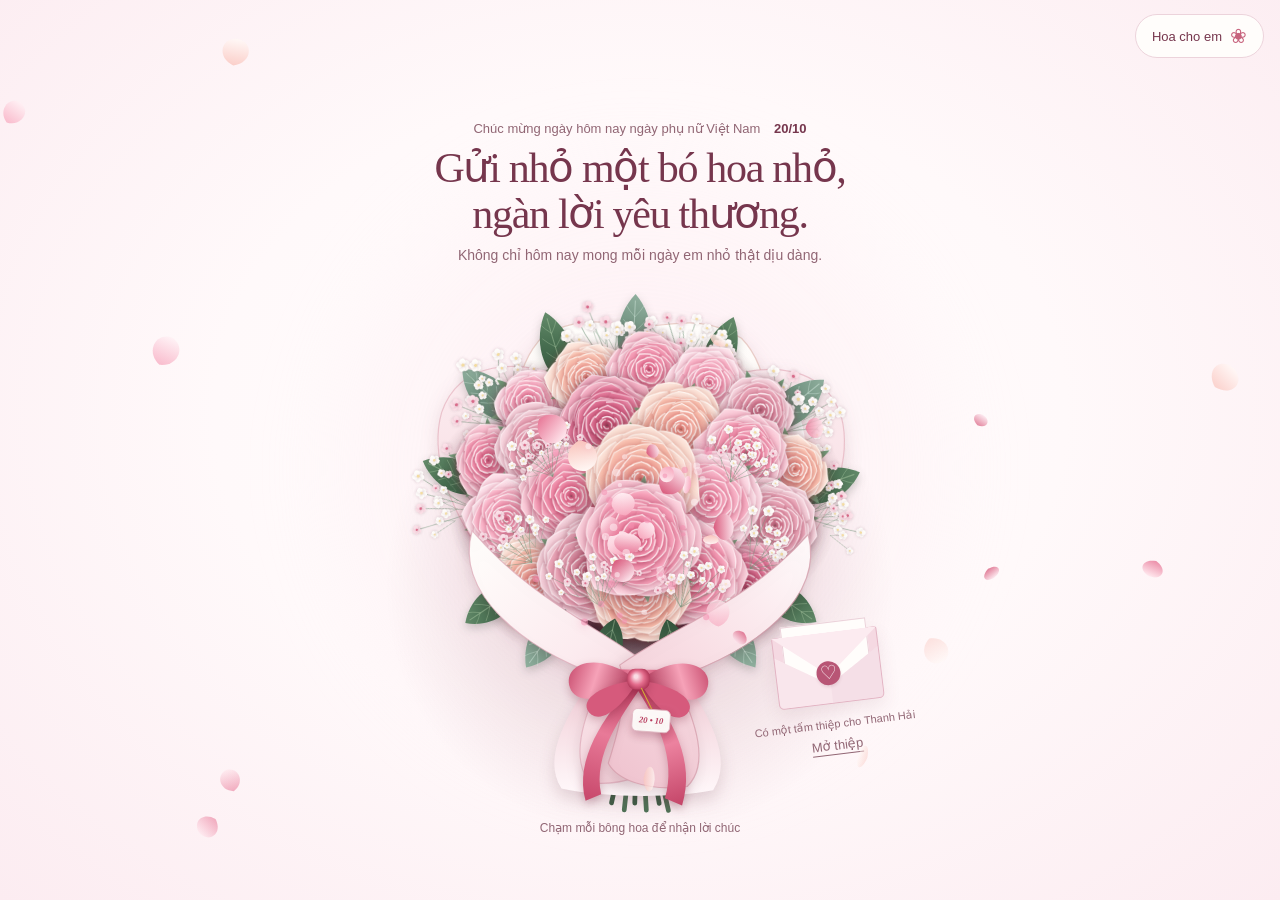
<file: index.html>
<!DOCTYPE html>
<html lang="vi">
<head>
  <meta charset="UTF-8">
  <meta name="viewport" content="width=device-width, initial-scale=1.0">
  <meta name="theme-color" content="#fff8fa">
  <meta name="description" content="^^.">
  <title>^^</title>

  <link rel="stylesheet" href="./style.css">

  <script src="./script.js" defer></script>
  <script src="./card.js" defer></script>
</head>

<body>
  <main>
    <a class="garden-link" href="./garden.html">
      Hoa cho em
      <span aria-hidden="true">❀</span>
    </a>

    <canvas id="ambientPetalsCanvas" aria-hidden="true"></canvas>

    <header class="greeting">
      <p class="occasion">
        Chúc mừng ngày hôm nay ngày phụ nữ Việt Nam <span>20/10</span>
      </p>

      <h1>Gửi nhỏ một bó hoa nhỏ,<br> ngàn lời yêu thương.</h1>

      <p class="greeting-caption">
        Không chỉ hôm nay mong mỗi ngày em nhỏ thật dịu dàng.
      </p>
    </header>

    <div class="gift-layout">
      <section
        class="scene-column"
        aria-label="Hoa và những lời chúc 20/10"
      >
        <div class="gift-visuals">
          <div class="bouquet-composition">
            <div
              id="bouquetStageWrapper"
              role="button"
              tabindex="0"
              aria-label="Bó hoa hồng. Nhấn Enter để nhận lời chúc; dùng phím mũi tên để chọn bông hoa."
              aria-describedby="bouquetHint"
            >
              <canvas id="bouquetCanvas" aria-hidden="true"></canvas>
            </div>

            <button
              class="envelope-button"
              id="openCard"
              type="button"
              aria-haspopup="dialog"
              aria-controls="greetingCard"
              aria-expanded="false"
              hidden
            >
              <span class="envelope" aria-hidden="true">
                <span class="envelope-letter">Gửi bạn</span>
                <span class="envelope-seal">♡</span>
              </span>

              <span class="envelope-caption">
                Có một tấm thiệp cho Thanh Hải

              <span class="envelope-action">Mở thiệp</span>
            </button>
          </div>
        </div>

        <footer class="scene-footer">
          <p id="bouquetHint" class="bouquet-hint">
            Chạm mỗi bông hoa để nhận lời chúc
          </p>

          <p
            id="roseWish"
            class="rose-wish"
            role="status"
            aria-live="polite"
            aria-atomic="true"
          ></p>
        </footer>
      </section>

      <!-- Thiệp chúc mừng 20/10 -->
      <dialog
        id="greetingCard"
        class="card-dialog"
        aria-labelledby="cardTitle"
      >
        <div class="letter-paper">
          <button
            class="close-button"
            id="closeCard"
            type="button"
            aria-label="Đóng thiệp"
          >×</button>

          <div id="cardReading">
            <div class="letter-date" aria-label="Ngày 20 tháng 10">
              <span>20</span>
              <span class="date-stem" aria-hidden="true"></span>
              <span>10</span>
            </div>

            <p class="letter-recipient">
              Gửi <span id="cardRecipient">bạn</span>,
            </p>

            <h2 id="cardTitle">
              Chúc em một ngày<br>thật nhiều hạnh phúc.
            </h2>

            <div class="letter-flower" aria-hidden="true">❀</div>

            <p id="cardMessage" class="letter-message"></p>

            <div class="letter-signoff">
              <p>Với thật nhiều thương mến,</p>
              <p id="cardSender" class="letter-signature"></p>
            </div>

            <div class="letter-fold" aria-hidden="true"></div>
          </div>

          <p
            id="cardStatus"
            class="card-status"
            role="status"
            aria-live="polite"
          ></p>
        </div>
      </dialog>
    </div>

    <noscript>
      <p class="noscript-message">
        Bật JavaScript để ngắm hoa nở và mở thiệp 20/10 nhé.
      </p>
    </noscript>
  </main>

  <!-- Hiệu ứng trang trí bổ sung -->
  <script src="./enhancements.js"></script>

  <!-- Hiển thị lời chúc khi chọn bông hoa -->
  <script>
    document.addEventListener('bouquet:rose', function (event) {
      const roseWish = document.getElementById('roseWish');
      const message = event.detail && event.detail.message;

      if (!roseWish || !message) return;

      roseWish.textContent = message;
      roseWish.classList.remove('wish-visible');

      // Khởi động lại hiệu ứng khi chọn bông hoa khác
      void roseWish.offsetWidth;
      roseWish.classList.add('wish-visible');
    });
  </script>
</body>
</html>
</file>
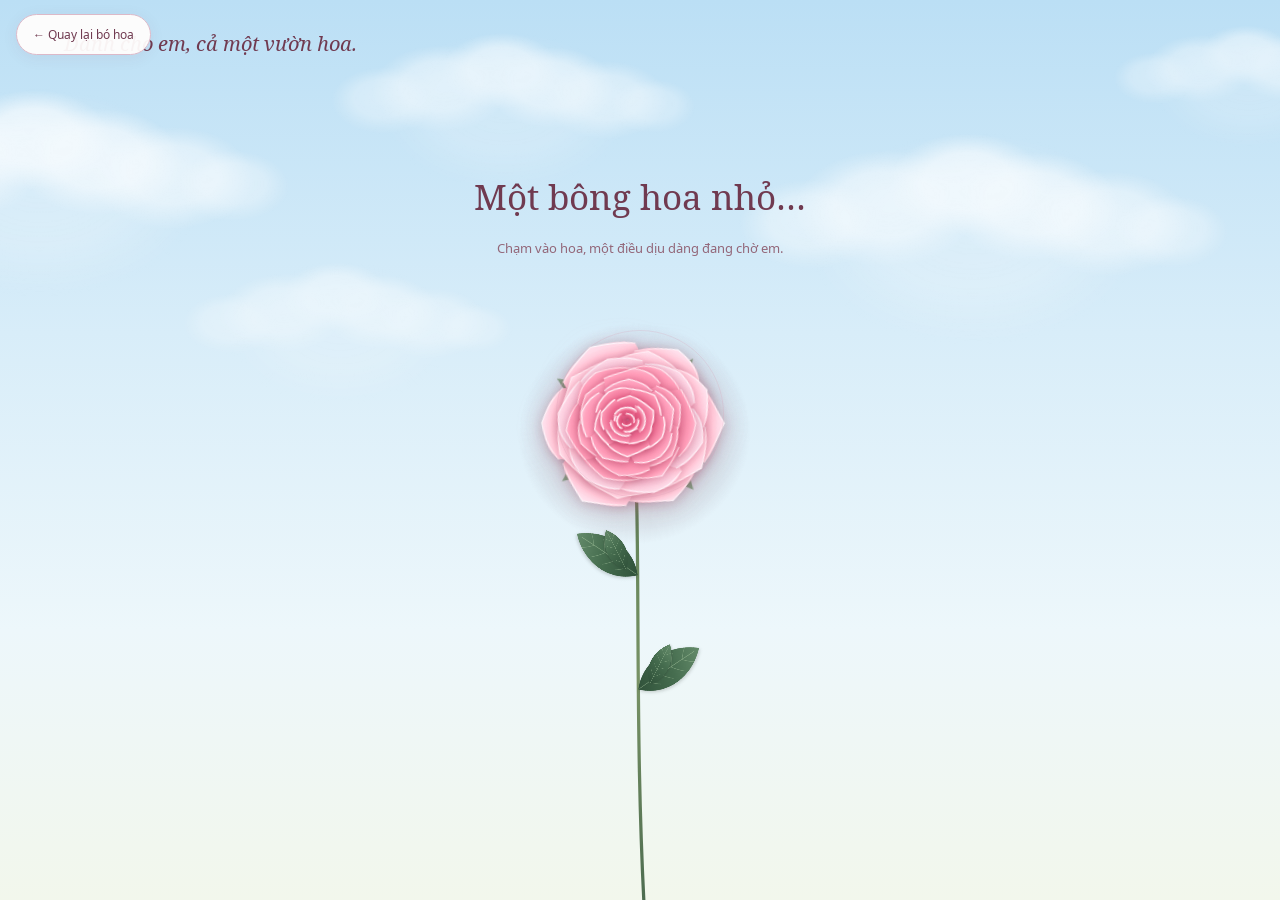
<file: garden.html>
<!DOCTYPE html>
<html lang="vi">
<head>
  <meta charset="UTF-8">
  <meta name="viewport" content="width=device-width, initial-scale=1.0">
  <meta name="theme-color" content="#bbdff5">
  <meta name="description" content="Chạm một bông hoa, đánh thức cả khu vườn và nhận một lời chúc dịu dàng ngày 20/10.">
  <title>Gửi em nhỏ · 20/10</title>

  <link rel="preload" href="./assets/fonts/noto-serif-regular.woff2" as="font" type="font/woff2" crossorigin>
  <link rel="preload" href="./assets/fonts/noto-sans-regular.woff2" as="font" type="font/woff2" crossorigin>

  <style>
    @font-face {
      font-family: "Noto Serif";
      src: url("./assets/fonts/noto-serif-regular.woff2") format("woff2");
      font-style: normal;
      font-weight: 400;
      font-display: swap;
    }

    @font-face {
      font-family: "Noto Serif";
      src: url("./assets/fonts/noto-serif-italic.woff2") format("woff2");
      font-style: italic;
      font-weight: 400;
      font-display: swap;
    }

    @font-face {
      font-family: "Noto Sans";
      src: url("./assets/fonts/noto-sans-regular.woff2") format("woff2");
      font-style: normal;
      font-weight: 400;
      font-display: swap;
    }

    :root {
      color-scheme: light;
      --sky: #bbdff5;
      --ink: #703a50;
      --muted: #936779;
      --rose: #c66388;
      --leaf: #6c8b71;
      --paper: #fffdfc;
      --font-letter: "Noto Serif", serif;

      font-family: "Noto Sans", sans-serif;
      color: var(--ink);
      font-synthesis: none;
    }

    * {
      box-sizing: border-box;
    }

    [hidden] {
      display: none !important;
    }

    html,
    body {
      margin: 0;
      min-width: 280px;
      min-height: 100%;
    }

    body {
      background: var(--sky);
      -webkit-tap-highlight-color: transparent;
    }

    button {
      font: inherit;
      color: inherit;
      cursor: pointer;
      touch-action: manipulation;
    }

    button:focus-visible,
    input:focus-visible,
    textarea:focus-visible {
      outline: 2px solid var(--ink);
      outline-offset: 4px;
    }

    .garden {
      position: relative;
      min-height: 560px;
      height: 100svh;
      overflow: hidden;
      isolation: isolate;
      background: linear-gradient(
        180deg,
        #bbdff5 0%,
        #d8edf9 37%,
        #edf7fb 70%,
        #f2f7ec 100%
      );
    }

    .garden::after {
      content: "";
      position: absolute;
      inset: 0;
      z-index: -2;
      pointer-events: none;
      background: radial-gradient(
        ellipse at 50% 110%,
        #d7e8caaa,
        transparent 58%
      );
      opacity: 0;
      transition: opacity 4s;
    }

    .garden.is-growing::after {
      opacity: 1;
    }

    .page-header {
      position: absolute;
      top: max(28px, env(safe-area-inset-top));
      left: clamp(24px, 5vw, 76px);
      right: clamp(24px, 5vw, 76px);
      display: flex;
      align-items: start;
      justify-content: space-between;
      gap: 24px;
      pointer-events: none;
    }

    .dedication {
      margin: 0;
      font: italic 20px/1.6 var(--font-letter);
    }

    .date {
      margin: 0;
      text-align: right;
      font-size: 11px;
      line-height: 1.7;
      color: var(--muted);
    }

    .date span {
      display: block;
      font: 28px/1.4 var(--font-letter);
      color: var(--ink);
      margin-bottom: 5px;
    }

    #flowers {
      position: absolute;
      inset: 0;
      z-index: -1;
      width: 100%;
      height: 100%;
    }

    .flower-button {
      position: absolute;
      left: 50%;
      top: 46%;
      transform: translate(-50%, -50%);
      width: 184px;
      height: 184px;
      border: 0;
      border-radius: 50%;
      background: transparent;
    }

    .flower-button::after {
      content: "";
      position: absolute;
      inset: 8px;
      border: 1px solid #d69ab23b;
      border-radius: 50%;
      transition: transform .5s, border-color .5s;
    }

    .flower-button:hover::after {
      transform: scale(1.13);
      border-color: #c6638888;
    }

    .intro {
      position: absolute;
      left: 24px;
      right: 24px;
      top: 19%;
      text-align: center;
      transition: opacity .65s, transform .65s;
      pointer-events: none;
    }

    h1 {
      margin: 0;
      font: 400 clamp(25px, 3vw, 35px)/1.5 var(--font-letter);
    }

    .intro p {
      margin: 13px 0 0;
      font-size: 13px;
      line-height: 1.7;
      color: var(--muted);
    }

    .is-growing .intro {
      opacity: 0;
      transform: translateY(12px);
    }

    .progress {
      position: absolute;
      bottom: 36px;
      left: 20px;
      right: 20px;
      margin: 0;
      text-align: center;
      font: italic 17px/1.7 var(--font-letter);
      opacity: 0;
      transition: opacity .6s;
      pointer-events: none;
      text-shadow: 0 1px 12px #fff, 0 1px 8px #fff;
    }

    .is-growing:not(.is-ready) .progress {
      opacity: 1;
    }

    .garden-actions {
      position: absolute;
      bottom: max(24px, env(safe-area-inset-bottom));
      left: 0;
      right: 0;
      display: flex;
      justify-content: center;
      flex-wrap: wrap;
      gap: 12px;
      padding: 0 16px;
    }

    .garden-actions button {
      border: 1px solid #dcb9c8;
      background: #fffdfcf2;
      border-radius: 30px;
      padding: 12px 20px;
      font-size: 12px;
      box-shadow: 0 3px 16px #76364d0c;
    }

    .garden-actions button:hover {
      background: #fae7ef;
    }

    dialog {
      width: min(480px, calc(100% - 36px));
      max-height: calc(100svh - 36px);
      padding: 0;
      border: 0;
      overflow: auto;
      background: var(--paper);
      color: var(--ink);
      box-shadow: 0 24px 100px #69394d24, 0 2px 10px #69394d12;
      scrollbar-width: none;
      -ms-overflow-style: none;
    }

    dialog::-webkit-scrollbar {
      display: none;
    }

    dialog::backdrop {
      background: #eaf5fc3d;
      backdrop-filter: blur(3px);
    }

    dialog[open] {
      animation: unfold 1s cubic-bezier(.2, .8, .2, 1) both;
    }

    .letter {
      position: relative;
      padding: 38px 42px 28px;
      text-align: center;
    }

    .letter::before {
      content: "";
      position: absolute;
      inset: 10px;
      border: 1px solid #eed6e1;
      pointer-events: none;
    }

    .close-card {
      position: absolute;
      top: 15px;
      right: 16px;
      width: 34px;
      height: 34px;
      border: 0;
      background: transparent;
      font-size: 25px;
    }

    .letter-date {
      margin: 2px 0 20px;
      font: 24px/1.4 var(--font-letter);
      color: var(--rose);
    }

    .letter-date span {
      display: inline-block;
      width: 1px;
      height: 27px;
      background: #d9aec1;
      transform: rotate(24deg);
      margin: 0 15px -5px;
    }

    .letter-sprig {
      display: block;
      margin: 0 auto 17px;
      width: 75px;
      height: 55px;
    }

    .recipient {
      font: italic 17px/1.7 var(--font-letter);
      margin: 0 0 13px;
    }

    h2 {
      font: 400 clamp(26px, 5vw, 32px)/1.5 var(--font-letter);
      margin: 0 0 20px;
      text-wrap: balance;
    }

    /*
      PHẦN ĐÃ CHỈNH:
      - Không để margin mặc định của từng đoạn đẩy chữ ra xa.
      - Dùng gap để kiểm soát khoảng cách giữa các đoạn.
      - Giữ line-height vừa phải để thiệp gọn và dễ đọc.
    */
    #cardMessage {
      display: flex;
      flex-direction: column;
      gap: 15px;
      margin: 0;
      padding: 0;
    }

    .message {
      font-size: 14px;
      line-height: 1.8;
      margin: 0;
      padding: 0;
      text-wrap: pretty;
      white-space: pre-wrap;
      overflow-wrap: anywhere;
    }

    #cardMessage .message + .message {
      margin-top: 0;
    }

    .signature {
      margin: 20px 0 8px;
      font: italic 17px/1.7 var(--font-letter);
      white-space: pre-wrap;
      overflow-wrap: anywhere;
    }

    .recipient,
    h2,
    .message,
    .signature {
      overflow-wrap: anywhere;
    }

    .letter-actions {
      display: flex;
      flex-wrap: wrap;
      justify-content: center;
      gap: 12px 20px;
    }

    .view-garden {
      position: relative;
      border: 0;
      border-bottom: 1px solid #cba1b2;
      padding: 7px 2px;
      background: transparent;
      font-size: 12px;
    }

    .card-editor {
      text-align: left;
    }

    .card-editor h2 {
      text-align: center;
      margin-bottom: 20px;
      font-size: 25px;
    }

    .card-editor label {
      display: block;
      margin: 16px 0 7px;
      font-size: 13px;
    }

    .card-editor input,
    .card-editor textarea {
      display: block;
      width: 100%;
      min-width: 0;
      padding: 10px 12px;
      border: 1px solid #dcb9c8;
      border-radius: 4px;
      background: #fff9fb;
      color: var(--ink);
      font: 16px/1.6 "Noto Sans", sans-serif;
    }

    .card-editor textarea {
      resize: vertical;
    }

    .editor-hint,
    .card-status {
      color: var(--muted);
      font-size: 12px;
      line-height: 1.7;
    }

    .card-status {
      margin: 0;
    }

    .card-status:not(:empty) {
      margin-top: 12px;
    }

    .editor-actions {
      display: flex;
      align-items: center;
      flex-wrap: wrap;
      gap: 20px;
      margin-top: 20px;
    }

    .save-card {
      border: 1px solid var(--ink);
      border-radius: 24px;
      padding: 11px 18px;
      background: var(--ink);
      color: var(--paper);
      font-size: 13px;
    }

    .noscript {
      position: absolute;
      top: 30%;
      left: 20px;
      right: 20px;
      text-align: center;
      line-height: 1.8;
    }

    .back-to-bouquet {
      position: fixed;
      top: max(14px, env(safe-area-inset-top));
      left: 16px;
      z-index: 10;
      padding: 11px 16px;
      border: 1px solid #dcb9c8;
      border-radius: 30px;
      background: #fffdfcf2;
      color: var(--ink);
      text-decoration: none;
      font-size: 12px;
      box-shadow: 0 3px 16px #76364d12;
    }

    .back-to-bouquet:hover {
      background: #fae7ef;
    }

    .garden-wish[hidden] {
      display: none !important;
    }

    .garden-wish {
      position: fixed;
      z-index: 20;
      left: 50%;
      bottom: max(24px, env(safe-area-inset-bottom));
      transform: translateX(-50%);
      width: min(420px, calc(100% - 32px));
      padding: 24px;
      border: 1px solid #eed6e1;
      border-radius: 18px;
      background: #fffdfcf5;
      color: var(--ink);
      text-align: center;
      box-shadow: 0 16px 45px #69394d24;
      backdrop-filter: blur(10px);
    }

    #closeGardenWish {
      position: absolute;
      top: 6px;
      right: 10px;
      width: 36px;
      height: 36px;
      border: 0;
      border-radius: 50%;
      background: transparent;
      font-size: 25px;
    }

    .garden-wish-flower {
      display: block;
      color: var(--rose);
      font-size: 32px;
    }

    .garden-wish-label {
      color: var(--muted);
      font-size: 12px;
    }

    .garden-wish-text {
      margin: 10px 0;
      font: italic 18px/1.7 var(--font-letter);
      overflow-wrap: anywhere;
    }

    .garden-wish-number {
      color: var(--muted);
      font-size: 11px;
    }

    @keyframes unfold {
      from {
        opacity: 0;
        transform: translateY(35px) rotate(-2deg) scale(.94);
      }
      to {
        opacity: 1;
        transform: none;
      }
    }

    @media (max-width: 600px) {
      .dedication {
        font-size: 18px;
        max-width: 150px;
      }

      .date {
        max-width: 130px;
        font-size: 10px;
      }

      .date span {
        font-size: 25px;
      }

      .letter {
        padding: 35px 26px 25px;
      }

      .intro {
        top: 18%;
      }

      h1 {
        font-size: clamp(23px, 5.8vw, 28px);
      }

      h2 {
        margin-bottom: 17px;
      }

      #cardMessage {
        gap: 13px;
      }

      .message {
        font-size: 14px;
        line-height: 1.75;
      }

      .signature {
        margin-top: 18px;
        margin-bottom: 6px;
      }
    }

    @media (max-height: 600px) and (min-width: 600px) {
      .garden {
        min-height: 360px;
      }

      .intro {
        top: 38%;
        right: auto;
        width: 30%;
        text-align: left;
      }

      h1 {
        font-size: 24px;
      }

      .intro p {
        margin-top: 6px;
      }

      .page-header {
        top: 20px;
      }
    }

    @media (prefers-reduced-motion: reduce) {
      *,
      *::before,
      *::after {
        animation: none !important;
        transition: none !important;
      }
    }
  </style>
</head>

<body>
  <a class="back-to-bouquet" href="./index.html">← Quay lại bó hoa</a>

  <main class="garden" id="garden">
    <header class="page-header">
      <p class="dedication">Dành cho em, cả một vườn hoa.</p>
    </header>

    <canvas id="flowers" aria-hidden="true"></canvas>

    <button
      class="flower-button"
      id="bloom"
      type="button"
      aria-label="Chạm để cả vườn hoa nở"
      aria-describedby="introHint">
    </button>

    <div class="intro" id="intro">
      <h1>Một bông hoa nhỏ…</h1>
      <p id="introHint">Chạm vào hoa, một điều dịu dàng đang chờ em.</p>
    </div>

    <p
      class="progress"
      id="status"
      role="status"
      aria-live="polite"
      aria-atomic="true">
    </p>

    <nav class="garden-actions" id="actions" aria-label="Vườn hoa và thiệp" hidden>
      <button id="readCard" type="button" aria-haspopup="dialog" aria-controls="wishCard">
        Đọc lại thiệp
      </button>
      <button id="replay" type="button">Cho hoa nở lại</button>
    </nav>

    <dialog id="wishCard" aria-labelledby="cardTitle">
      <article class="letter">
        <button class="close-card" id="closeCard" type="button" aria-label="Đóng thiệp">×</button>

        <p class="letter-date">20<span aria-hidden="true"></span>10</p>

        <svg class="letter-sprig" viewBox="0 0 90 64" fill="none" aria-hidden="true">
          <path
            d="M45 59 Q41 40 46 21 M44 49 Q25 47 23 35 Q39 33 44 49 M44 40 Q60 39 65 28 Q51 28 44 40"
            stroke="#78947a"
            stroke-width="1.2"
            fill="#dfe9d9"/>
          <g fill="#ecc1d2" stroke="#c9789a" stroke-width=".6">
            <ellipse cx="39" cy="17" rx="8" ry="12" transform="rotate(-40 39 17)"/>
            <ellipse cx="52" cy="17" rx="8" ry="12" transform="rotate(40 52 17)"/>
            <ellipse cx="45" cy="15" rx="8" ry="12"/>
            <path d="M30 19 Q44 17 45 30 Q33 32 30 19 M60 19 Q46 17 45 30 Q58 32 60 19"/>
          </g>
        </svg>

        <div id="cardReading">
          <p class="recipient">Gửi <span id="cardRecipient">Thanh Hải</span>,</p>

          <h2 id="cardTitle">Mong cuộc đời luôn dịu dàng,<br>và nở hoa với nhỏ.</h2>

          <div id="cardMessage">
            <p class="message">Có những bông hoa khiến một ngày thêm rực rỡ, còn có những người khiến cả thế giới trở nên dịu dàng hơn. Với anh, em chính là một điều đẹp đẽ như thế.</p>

            <p class="message">Nhân ngày Phụ nữ Việt Nam 20/10, chúc em nhỏ luôn được yêu thương bằng những điều chân thành nhất, được trân trọng vì chính con người mình và có thật nhiều niềm vui từ những điều bình dị quanh mình. Mong em nhỏ luôn đủ bình yên để tận hưởng hiện tại, đủ can đảm để theo đuổi ước mơ và đủ tự tin để tỏa sáng theo cách riêng của mình.</p>

            <p class="message">Mong những ngày phía trước sẽ có nắng để hy vọng, có những đóa hoa để mỉm cười, có người để sẻ chia và có thật nhiều khoảnh khắc khiến em cảm thấy hạnh phúc. Hôm nay, ngày mai và cả những ngày sau nữa, mong cuộc đời luôn dành cho em những điều thật dịu dàng.</p>
          </div>

          <p class="signature" id="cardSignature">Gửi em một chút hoa, <br>và thật nhiều lời chúc tốt đẹp. ♡</p>

          <div class="letter-actions">
            <button class="view-garden" id="viewGarden" type="button" autofocus>
              Ngắm vườn hoa
            </button>
          </div>
        </div>

        <form class="card-editor" id="cardEditor" hidden>
          <h2 id="editorTitle">Viết chút yêu thương</h2>

          <label for="recipientInput">Gửi đến</label>
          <input id="recipientInput" name="recipient" maxlength="60" required autocomplete="off">

          <label for="titleInput">Tiêu đề thiệp</label>
          <textarea id="titleInput" name="title" rows="2" maxlength="160" required></textarea>

          <label for="messageInput">Lời chúc 20/10</label>
          <textarea id="messageInput" name="message" rows="7" maxlength="3000" required></textarea>

          <label for="signatureInput">Chữ ký</label>
          <input id="signatureInput" name="signature" maxlength="120" required autocomplete="off">

          <p class="editor-hint">Lời chúc được lưu trên trình duyệt này. Cách một dòng để bắt đầu đoạn mới.</p>

          <div class="editor-actions">
            <button class="save-card" type="submit">Lưu lời chúc</button>
            <button class="view-garden" id="cancelEdit" type="button">Hủy</button>
          </div>
        </form>

        <p class="card-status" id="cardStatus" role="status" aria-live="polite"></p>
      </article>
    </dialog>

    <noscript>
      <p class="noscript">
        Bật JavaScript để chạm vào hoa và mở thiệp nhé.<br>
        Chúc bạn ngày 20/10 bình an, rạng rỡ và tràn đầy yêu thương!
      </p>
    </noscript>

    <section class="garden-wish" id="gardenWish" hidden role="status" aria-live="polite">
      <button id="closeGardenWish" type="button" aria-label="Đóng lời chúc">×</button>
      <span class="garden-wish-flower" aria-hidden="true">❀</span>
      <p class="garden-wish-label">Một lời nhắn dành cho Hải</p>
      <p id="gardenWishText" class="garden-wish-text"></p>
      <p id="gardenWishNumber" class="garden-wish-number"></p>
    </section>
  </main>

  <script src="./garden-botany.js"></script>
  <script src="./garden-card.js"></script>

  <script>
    (() => {
      'use strict';

      const garden = document.getElementById('garden');
      const canvas = document.getElementById('flowers');
      const ctx = canvas.getContext('2d');
      const bloomButton = document.getElementById('bloom');
      const card = document.getElementById('wishCard');
      const actions = document.getElementById('actions');
      const status = document.getElementById('status');
      const motion = matchMedia('(prefers-reduced-motion: reduce)');
      const TAU = Math.PI * 2;

      const clamp = n => Math.max(0, Math.min(1, n));
      const ease = n => 1 - Math.pow(1 - clamp(n), 3);

      let seed = 2010;

      const random = () => {
        seed = seed * 16807 % 2147483647;
        return (seed - 1) / 2147483646;
      };

      const {
        createRealisticRoseSprite,
        createRoseBudSprite,
        drawBotanicalLeaf
      } = window.GardenBotany;

      const paletteKeys = [
        'sweetBlush',
        'pastelPink',
        'creamPeach',
        'pearlVintage',
        'berryRomance',
        'paleGreen',
        'skyBlue',
        'pearlWhite'
      ];

      function softenPetals(source, logicalSize, radius) {
        const image = document.createElement('canvas');
        image.width = source.width;
        image.height = source.height;

        const c = image.getContext('2d');
        const pixelRatio = source.width / logicalSize;

        c.globalAlpha = .3;
        c.filter = `blur(${radius * .13 * pixelRatio}px) brightness(1.35)`;
        c.drawImage(source, 0, 0);

        c.globalAlpha = 1;
        c.filter = `blur(${radius * .009 * pixelRatio}px) brightness(1.06)`;
        c.drawImage(source, 0, 0);

        return image;
      }

      function prepareRose(config) {
        const rose = createRealisticRoseSprite(config);

        rose.whorlCanvases = rose.whorlCanvases.map(
          layer => softenPetals(layer, rose.logicalSize, rose.radius)
        );

        const openCanvas = document.createElement('canvas');
        openCanvas.width = rose.baseCanvas.width;
        openCanvas.height = rose.baseCanvas.height;

        const c = openCanvas.getContext('2d');
        c.drawImage(rose.baseCanvas, 0, 0);

        rose.whorlCanvases.forEach(layer => c.drawImage(layer, 0, 0));

        return { ...rose, openCanvas };
      }

      const sprites = paletteKeys.flatMap((paletteKey, i) =>
        ['garden', 'classic', 'peony'].map((variety, j) =>
          prepareRose({
            radius: 46,
            paletteKey,
            variety,
            seed: 2010 + i * 107 + j * 41,
            tiltX: (j - 1) * .65,
            tiltY: -.2 + (i % 5) * .08,
            hasDewdrop: j === 0
          })
        )
      );

      const heroSprite = prepareRose({
        radius: 86,
        paletteKey: 'sweetBlush',
        variety: 'garden',
        tiltX: -.22,
        tiltY: -.3,
        seed: 2010,
        hasDewdrop: true
      });

      const budSprites = paletteKeys.map(paletteKey => {
        const bud = createRoseBudSprite({ paletteKey });

        return {
          ...bud,
          canvas: softenPetals(bud.canvas, bud.logicalSize, bud.radius)
        };
      });

      const leafCanvas = document.createElement('canvas');
      leafCanvas.width = 300;
      leafCanvas.height = 200;

      const leafContext = leafCanvas.getContext('2d');
      leafContext.scale(2, 2);
      drawBotanicalLeaf(leafContext, 20, 50, 0, 100, 31);

      const cloudCanvas = document.createElement('canvas');
      cloudCanvas.width = 720;
      cloudCanvas.height = 360;

      const cloudContext = cloudCanvas.getContext('2d');

      const cloudPuffs = [
        [125, 164, 92, .52],
        [225, 143, 119, .67],
        [333, 112, 104, .81],
        [420, 141, 111, .75],
        [519, 163, 108, .61],
        [600, 174, 75, .43],
        [340, 183, 219, .3]
      ];

      cloudPuffs.forEach(([x, y, radius, opacity]) => {
        cloudContext.save();
        cloudContext.translate(x, y);
        cloudContext.scale(1, .64);

        const puff = cloudContext.createRadialGradient(
          0, -radius * .12, radius * .16,
          0, 0, radius
        );

        puff.addColorStop(0, `rgba(255,255,255,${opacity})`);
        puff.addColorStop(.48, `rgba(255,255,255,${opacity * .87})`);
        puff.addColorStop(.8, `rgba(255,255,255,${opacity * .3})`);
        puff.addColorStop(1, 'rgba(255,255,255,0)');

        cloudContext.fillStyle = puff;
        cloudContext.beginPath();
        cloudContext.arc(0, 0, radius, 0, TAU);
        cloudContext.fill();
        cloudContext.restore();
      });

      const clouds = [
        { x: .04, y: .17, size: .42, opacity: .82, speed: 2.7 },
        { x: .4, y: .09, size: .32, opacity: .67, speed: 3.8 },
        { x: .77, y: .22, size: .43, opacity: .78, speed: 2.2 },
        { x: .27, y: .34, size: .29, opacity: .52, speed: 4.1 },
        { x: .98, y: .07, size: .25, opacity: .59, speed: 3.1 }
      ];

      const whorlDelays = [0, .12, .24, .34];
      const closedScales = [.44, .36, .28, .38];
      const twistAngles = [.52, -.78, 1.05, -1.35];
      const flowers = [];

      for (let row = 0; row < 5; row++) {
        const count = 24 + row * 2;

        for (let i = 0; i < count; i++) {
          const x = (i + random()) / count;

          flowers.push({
            x,
            y: .49 + row * .092 + (random() - .5) * .22,
            depth: row,
            radius: 17 + row * 5 + random() * 15,
            stem: .18 + random() * .22,
            bend: (random() - .5) * 65,
            phase: random() * TAU,
            rotation: (random() - .5) * .9,
            sprite: Math.floor(random() * sprites.length),
            delay: .3 + Math.abs(x - .5) * 4.2 + row * .36 + random() * .9,
            alpha: .6 + row * .1,
            tilt: .8 + random() * .2,
            offsetX: 0,
            offsetY: 0,
            hover: 0
          });
        }
      }

      for (let i = 0; i < 20; i++) {
        const row = Math.floor(i / 4);

        flowers.push({
          x: (i % 4 + .25 + random() * .5) / 4,
          y: .45 + row * .087 + (random() - .5) * .065,
          depth: row,
          radius: 13 + row * 2.5 + random() * 4,
          stem: .2 + random() * .15,
          bend: (random() - .5) * 45,
          phase: random() * TAU,
          rotation: (random() - .5) * .5,
          bud: true,
          sprite: i * 3 % budSprites.length,
          delay: .6 + random() * 2.4 + row * .4,
          alpha: .75 + row * .06,
          tilt: 1,
          offsetX: 0,
          offsetY: 0,
          hover: 0
        });
      }

      flowers.sort((a, b) => a.depth - b.depth);

      const petals = Array.from({ length: 18 }, () => ({
        x: random(),
        y: random(),
        phase: random() * TAU,
        size: 3 + random() * 4,
        speed: 9 + random() * 12
      }));

      const hero = {
        x: .5,
        y: .46,
        radius: 76,
        stem: .25,
        bend: 5,
        phase: 0,
        rotation: -.15,
        tilt: .95,
        offsetX: 0,
        offsetY: 0,
        hover: 0
      };

      const pointer = { x: -1000, y: -1000 };

      let width = 0;
      let height = 0;
      let scale = 1;
      let frame = 0;
      let lastFrame = 0;
      let sceneTime = 0;
      let state = 'idle';
      let started = 0;
      let pausedAt = 0;

      function leaf(x, y, direction, size, flutter) {
        ctx.save();
        ctx.translate(x, y);
        ctx.scale(direction, 1);
        ctx.rotate(-.58 + flutter);
        ctx.drawImage(leafCanvas, -size * .2, -size * .5, size * 1.5, size);
        ctx.restore();
      }

      function drawFlower(f, growth, time, smoothing, isHero = false) {
        if (growth <= 0) return;

        const p = ease(growth);
        const x = f.x * width;
        const targetY = f.y * height;
        const root = Math.max(height * 1.04, targetY + f.stem * height);
        const y = root - (root - targetY) * p;

        const wind = motion.matches
          ? 0
          : Math.sin(time * .00125 + f.x * 4.5) * .72
            + Math.sin(time * .002 + f.phase) * .28;

        const lean = wind * (isHero ? .06 : .048);
        const sway = Math.sin(lean) * (root - y) * p;
        const r = f.radius * scale;

        const dx = x - pointer.x;
        const dy = y - pointer.y;
        const distance = Math.hypot(dx, dy);

        const proximity = !motion.matches && !card.open
          ? clamp(1 - distance / (r * 2.3))
          : 0;

        f.offsetX += (
          (dx / (distance || 1)) * proximity * r * .13 - f.offsetX
        ) * smoothing;

        f.offsetY += (
          (dy / (distance || 1)) * proximity * r * .08 - f.offsetY
        ) * smoothing;

        f.hover += (proximity - f.hover) * smoothing;

        const headX = x + sway + f.offsetX;
        const headY = y + (1 - Math.cos(lean)) * (root - y) + f.offsetY;
        const baseX = x + f.bend * scale;
        const controlX1 = x - f.bend * scale + sway * .15;
        const controlY1 = root - (root - headY) * .4;
        const controlX2 = headX + 8 * scale + sway * .12;
        const controlY2 = headY + (root - headY) * .22;

        ctx.save();
        ctx.globalAlpha = isHero ? 1 : Math.min(1, f.alpha) * clamp(growth * 3);

        const stemColor = ctx.createLinearGradient(baseX - 2, root, headX + 2, headY);
        stemColor.addColorStop(0, '#46664c');
        stemColor.addColorStop(.5, '#789265');
        stemColor.addColorStop(1, '#587b53');

        ctx.strokeStyle = stemColor;
        ctx.lineWidth = isHero ? 2.8 * scale : Math.max(1, r * .05);
        ctx.lineCap = 'round';
        ctx.beginPath();
        ctx.moveTo(baseX, root);
        ctx.bezierCurveTo(controlX1, controlY1, controlX2, controlY2, headX, headY);
        ctx.stroke();

        if (growth > .15) {
          (isHero ? [.42, .64] : [.38, .64]).forEach((t, i) => {
            const u = 1 - t;

            const lx =
              u ** 3 * baseX +
              3 * u * u * t * controlX1 +
              3 * u * t * t * controlX2 +
              t ** 3 * headX;

            const ly =
              u ** 3 * root +
              3 * u * u * t * controlY1 +
              3 * u * t * t * controlY2 +
              t ** 3 * headY;

            const length = r * (isHero ? .85 : .95) * p;

            leaf(lx, ly, i ? -1 : 1, length, wind * .085);

            if (isHero) {
              leaf(
                lx + (i ? -10 : 10) * scale,
                ly - 5 * scale,
                i ? -1 : 1,
                length * .6,
                -.5 + wind * .09
              );
            }
          });
        }

        ctx.translate(headX, headY);
        ctx.rotate(f.rotation + wind * .095 + f.offsetX * .003);

        const breath = motion.matches
          ? 1
          : 1 + Math.sin(time * .0014 + f.phase) * .008;

        ctx.scale(
          breath * (1 + f.hover * .04),
          f.tilt * breath * (1 + f.hover * .04)
        );

        if (f.bud) {
          const bud = budSprites[f.sprite];
          const size = bud.logicalSize * r / bud.radius;

          ctx.scale(.4 + p * .6, .4 + p * .6);
          ctx.drawImage(bud.canvas, -size / 2, -size / 2, size, size);
          ctx.restore();
          return;
        }

        const rose = isHero ? heroSprite : sprites[f.sprite];
        const size = rose.logicalSize * r / rose.radius;

        if (growth >= 1) {
          ctx.drawImage(rose.openCanvas, -size / 2, -size / 2, size, size);
        } else {
          ctx.save();
          ctx.scale(.5 + p * .5, .5 + p * .5);
          ctx.drawImage(rose.baseCanvas, -size / 2, -size / 2, size, size);
          ctx.restore();

          rose.whorlCanvases.forEach((layer, i) => {
            const open = ease((growth - whorlDelays[i]) / (1 - whorlDelays[i]));
            const unfurl = closedScales[i] + (1 - closedScales[i]) * open;

            ctx.save();
            ctx.rotate((1 - open) * twistAngles[i]);
            ctx.scale(unfurl, unfurl * (.78 + open * .22));
            ctx.drawImage(layer, -size / 2, -size / 2, size, size);
            ctx.restore();
          });
        }

        ctx.restore();
      }

      function drawPetals(elapsed, time) {
        ctx.save();

        petals.forEach(petal => {
          const x = (
            petal.x * width +
            time * .009 +
            Math.sin(time * .0006 + petal.phase) * 35
          ) % (width + 60) - 30;

          const y = (
            petal.y * height + time * petal.speed * .001
          ) % (height + 60) - 30;

          ctx.save();
          ctx.globalAlpha = Math.min(elapsed / 3, 1) * .55;
          ctx.translate(x, y);
          ctx.rotate(petal.phase + time * .0007);
          ctx.scale(.55 + Math.abs(Math.sin(time * .001 + petal.phase)) * .45, 1);

          const color = ctx.createLinearGradient(0, -petal.size, 0, petal.size);
          color.addColorStop(0, '#fff3f7');
          color.addColorStop(1, '#d887a6');

          ctx.fillStyle = color;
          ctx.beginPath();
          ctx.moveTo(0, -petal.size);
          ctx.bezierCurveTo(
            petal.size * 1.3, -petal.size,
            petal.size * .8, petal.size * .8,
            0, petal.size
          );
          ctx.bezierCurveTo(
            -petal.size, petal.size * .2,
            -petal.size * .6, -petal.size * .9,
            0, -petal.size
          );
          ctx.fill();
          ctx.restore();
        });

        ctx.restore();
      }

      function drawClouds(time) {
        ctx.save();

        clouds.forEach(cloud => {
          const cloudWidth = Math.max(240, width * cloud.size);
          const travel = width + cloudWidth * 2;
          const x = (
            cloud.x * width + time * cloud.speed * .001 + cloudWidth
          ) % travel - cloudWidth;

          const y = height * cloud.y;

          ctx.globalAlpha = cloud.opacity;
          ctx.drawImage(
            cloudCanvas,
            x - cloudWidth * .5,
            y - cloudWidth * .18,
            cloudWidth,
            cloudWidth * cloudCanvas.height / cloudCanvas.width
          );
        });

        ctx.restore();
      }

      function openCard() {
        if (!card.open) card.showModal();
      }

      function finish() {
        state = 'ready';
        garden.classList.add('is-ready');
        actions.hidden = false;
        status.textContent = 'Cả vườn hoa đã nở. Một tấm thiệp dành tặng bạn.';
        openCard();
      }

      function draw(time) {
        frame = 0;

        const delta = lastFrame ? Math.min(50, time - lastFrame) : 16.67;
        lastFrame = time;

        if (!motion.matches) sceneTime += delta;

        const smoothing = motion.matches ? 1 : 1 - Math.exp(-delta / 140);

        ctx.clearRect(0, 0, width, height);
        drawClouds(sceneTime);

        const elapsed = state === 'idle' ? 0 : (time - started) / 1000;
        const instant = motion.matches && state !== 'idle';

        if (state !== 'idle') {
          flowers.forEach(f =>
            drawFlower(
              f,
              state === 'ready' || instant
                ? 1
                : clamp((elapsed - f.delay) / 1.9),
              sceneTime,
              smoothing
            )
          );
        }

        drawFlower(
          hero,
          state === 'idle'
            ? .72
            : state === 'ready' || instant
              ? 1
              : .72 + .28 * clamp(elapsed / 1.8),
          sceneTime,
          smoothing,
          true
        );

        if (state !== 'idle' && !motion.matches) {
          drawPetals(elapsed, sceneTime);
        }

        if (state === 'growing' && (instant || elapsed >= 6.8)) {
          finish();
        }

        if (!motion.matches && !document.hidden) {
          frame = requestAnimationFrame(draw);
        }
      }

      function render() {
        cancelAnimationFrame(frame);

        if (!document.hidden) {
          frame = requestAnimationFrame(draw);
        }
      }

      garden.addEventListener('pointermove', event => {
        if (event.pointerType !== 'mouse' || motion.matches) return;

        const rect = garden.getBoundingClientRect();
        pointer.x = event.clientX - rect.left;
        pointer.y = event.clientY - rect.top;
      });

      garden.addEventListener('pointerleave', () => {
        pointer.x = pointer.y = -1000;
      });

      function resize() {
        const rect = garden.getBoundingClientRect();

        width = rect.width;
        height = rect.height;
        scale = Math.min(1.22, Math.max(.68, width / 1100));

        const dpr = Math.min(devicePixelRatio || 1, 2);

        canvas.width = Math.round(width * dpr);
        canvas.height = Math.round(height * dpr);

        ctx.setTransform(dpr, 0, 0, dpr, 0, 0);
        render();
      }

      function start() {
        if (state !== 'idle') return;

        state = 'growing';
        started = performance.now();

        garden.classList.add('is-growing');
        bloomButton.hidden = true;
        document.getElementById('intro').setAttribute('aria-hidden', 'true');

        status.textContent = 'Mong là mỗi ngày của em sẽ nở hoa …';
        render();
      }

      function closeCard() {
        if (card.open) card.close();
      }

      bloomButton.addEventListener('click', start);
      document.getElementById('readCard').addEventListener('click', openCard);
      document.getElementById('closeCard').addEventListener('click', closeCard);
      document.getElementById('viewGarden').addEventListener('click', closeCard);

      card.addEventListener('close', () => {
        document.getElementById('readCard').focus({ preventScroll: true });
      });

      document.getElementById('replay').addEventListener('click', () => {
        state = 'idle';
        garden.classList.remove('is-growing', 'is-ready');
        actions.hidden = true;
        bloomButton.hidden = false;
        status.textContent = '';

        document.getElementById('intro').removeAttribute('aria-hidden');

        bloomButton.focus({ preventScroll: true });
        render();
      });

      document.addEventListener('visibilitychange', () => {
        if (document.hidden) {
          pausedAt = performance.now();
          cancelAnimationFrame(frame);
          frame = 0;
          lastFrame = 0;
        } else {
          if (pausedAt && state === 'growing') {
            started += performance.now() - pausedAt;
          }

          pausedAt = 0;
          render();
        }
      });

      motion.addEventListener('change', render);

      new ResizeObserver(resize).observe(garden);
      resize();
    })();
  </script>
</body>
</html>
</file>
<file: style.css>
:root {
  --paper: #fffdfb;
  --blush: #fff8fa;
  --rose: #c7637d;
  --ink: #76364d;
  --muted: #916674;
  --line: #ecd3db;
  --bouquet-size: clamp(210px, calc(100dvh - 300px), 560px);
  color: var(--ink);
  font-family: "Segoe UI", Arial, sans-serif;
  font-synthesis: none;
}
* { box-sizing: border-box; }
[hidden] { display: none !important; }
html, body { margin: 0; min-width: 320px; min-height: 100%; }
body {
  background: radial-gradient(ellipse at 50% 46%, #fffdfd 0%, #fff9fa 47%, #fcecf1 100%);
  -webkit-tap-highlight-color: transparent;
}
button, input, textarea { font: inherit; }
button { color: inherit; cursor: pointer; touch-action: manipulation; }
button:focus-visible, a:focus-visible, [tabindex]:focus-visible, input:focus-visible, textarea:focus-visible {
  outline: 2px solid var(--ink); outline-offset: 5px;
}
main {
  min-height: 100vh; min-height: 100dvh;
  display: grid; align-content: center;
  position: relative; isolation: isolate;
  padding: max(72px, calc(env(safe-area-inset-top) + 64px)) clamp(16px, 3vw, 48px) max(16px, env(safe-area-inset-bottom));
}
.garden-link {
  position: absolute; top: max(14px, env(safe-area-inset-top));
  right: max(16px, env(safe-area-inset-right)); z-index: 4;
  display: inline-flex; align-items: center; gap: 8px;
  min-height: 44px; padding: 10px 16px; border: 1px solid var(--line); border-radius: 24px;
  background: var(--paper); color: var(--ink); font-size: 13px; text-decoration: none;
}
.garden-link:hover { background: #fae7ef; }
.garden-link span { color: var(--rose); font-size: 20px; line-height: 1; }
.gift-layout {
  width: min(100%, 1040px); margin-inline: auto;
  display: grid; grid-template-columns: minmax(0, 1fr); align-items: start;
  gap: 32px clamp(28px, 4vw, 60px);
}
.scene-column { min-width: 0; display: flex; flex-direction: column; align-items: center; }
.gift-visuals {
  width: 100%; margin: 4px auto 0; display: grid; place-items: center;
}
.portrait-card {
  position: relative; min-width: 0; width: 100%; max-width: 275px;
  justify-self: center; margin: 0; padding: 10px 10px 0;
  background: var(--paper); border: 1px solid #ecd3db99;
  box-shadow: 0 14px 40px #76364d10, 0 2px 7px #76364d08;
  transform-origin: top left;
}
.portrait-photo { overflow: hidden; aspect-ratio: 3 / 4; background: #f3e4e5; }
.portrait-photo img { display: block; width: 100%; height: 100%; object-fit: cover; object-position: center; }
.portrait-card figcaption { padding: 19px 6px 20px; text-align: center; }
.portrait-dedication { display: block; font: italic clamp(16px, 1.6vw, 21px)/1.45 "Palatino Linotype", Georgia, serif; text-wrap: pretty; }
.portrait-date { display: block; color: var(--muted); margin-top: 11px; font-size: 10px; line-height: 1.6; }
main::before {
  content: ''; position: absolute; left: 50%; top: 52%; z-index: -1;
  width: min(90vw, 700px); aspect-ratio: 1;
  transform: translate(-50%, -50%); border-radius: 50%;
  background: radial-gradient(circle, rgba(252, 210, 223, .45), rgba(254, 235, 242, .16) 57%, transparent 73%);
  filter: blur(26px); pointer-events: none;
}
.greeting { width: fit-content; max-width: 100%; margin: 0 auto 8px; transform-origin: top left; position: relative; z-index: 1; text-align: center; }
.occasion { margin: 0 0 10px; font-size: 13px; color: var(--muted); }
.occasion span { margin-left: 10px; color: var(--ink); font-weight: 600; }
h1, h2, .letter-recipient { font-family: "Palatino Linotype", "Book Antiqua", Palatino, Georgia, serif; font-weight: 400; }
h1 { margin: 0; font-size: clamp(28px, 3.4vw, 42px); line-height: 1.08; letter-spacing: -1.3px; }
.greeting-caption { font-size: 14px; color: var(--muted); margin: 10px 0 0; }
.bouquet-composition {
  position: relative; min-width: 0; margin: -12px auto -8px;
  width: min(100%, var(--bouquet-size));
  transform-origin: top left;
}
#bouquetStageWrapper {
  position: relative; width: 100%; aspect-ratio: 1; border-radius: 45%;
  cursor: pointer; touch-action: manipulation;
  animation: bouquet-entrance 1.15s cubic-bezier(.16, 1, .3, 1) both;
}
#bouquetCanvas { width: 100%; height: 100%; display: block; }
.envelope-button {
  position: absolute; right: 8px; top: 66%; width: clamp(126px, 29%, 164px);
  padding: 0; border: 0; background: transparent; text-align: center;
  transform: rotate(-7deg); animation: envelope-arrival .8s cubic-bezier(.2,.8,.2,1) both;
}
.envelope {
  position: relative; display: block; width: 106px; height: 72px; margin: 0 auto 12px;
  background: #f5d9e2; border: 1px solid #e3b5c4; border-radius: 2px 2px 5px 5px;
  box-shadow: 0 8px 18px #76364d18;
}
.envelope::before {
  content: ''; position: absolute; inset: 0; z-index: 2;
  background: linear-gradient(32deg, #f9e6ec 49%, transparent 50%) left / 51% 100% no-repeat,
              linear-gradient(-32deg, #f5dfe7 49%, transparent 50%) right / 51% 100% no-repeat;
  border-radius: inherit;
}
.envelope::after {
  content: ''; position: absolute; inset: -1px -1px 0; z-index: 3;
  background: #fcebf0; clip-path: polygon(0 0, 100% 0, 50% 61%);
  transform-origin: top; transition: transform .4s ease;
}
.envelope-letter {
  position: absolute; inset: -11px 9px 9px; padding: 12px 0 0;
  background: var(--paper); border: 1px solid var(--line);
  font-family: Georgia, serif; font-style: italic; font-size: 13px;
  transition: transform .4s ease;
}
.envelope-seal {
  position: absolute; left: calc(50% - 12px); top: 28px; z-index: 4;
  width: 24px; height: 24px; border-radius: 50%; background: #b85575;
  color: #fff6f8; font: 19px/24px Georgia, serif; box-shadow: 0 2px 3px #76364d22;
}
.envelope-caption, .envelope-action { display: block; font-size: 11px; line-height: 1.5; }
.envelope-caption { color: var(--muted); }
.envelope-action { font-size: 13px; text-decoration: underline; text-underline-offset: 4px; margin-top: 3px; }
@media (hover: hover) {
  .envelope-button:hover .envelope-letter { transform: translateY(-7px); }
  .envelope-button:hover .envelope::after { transform: rotateX(35deg); }
}
.scene-footer { transform-origin: top left; width: min(100%, 540px); margin-top: 6px; text-align: center; position: relative; z-index: 1; }
.bouquet-hint { font-size: 12px; color: var(--muted); margin: 0; }
.rose-wish { font: italic 17px/1.6 Georgia, serif; margin: 6px auto 2px; max-width: 440px; min-height: 54px; text-wrap: pretty; }
.rose-wish:empty { min-height: 0; margin: 0; }
.rose-wish.is-new { animation: wish-arrival .4s ease both; }
.text-button { border: 0; background: transparent; padding: 12px 8px; font-size: 12px; text-decoration: underline; text-underline-offset: 4px; }
.text-button span { display: inline-block; margin-left: 4px; text-decoration: none; }
#replayBloom { margin-top: 3px; }
#ambientPetalsCanvas { position: fixed; inset: 0; width: 100%; height: 100%; display: block; pointer-events: none; z-index: 2; }
.card-dialog {
  position: relative; z-index: 3; inset: auto; justify-self: center; align-self: start;
  width: min(100%, 620px); min-width: 0; max-width: none; max-height: none; margin: 0;
  padding: 0; border: 0; border-radius: 5px; color: var(--ink);
  background: var(--paper); box-shadow: 0 20px 70px #76364d14, 0 2px 8px #76364d0d;
  overflow: visible; scroll-margin-block: 24px;
}
.card-dialog[open] { animation: letter-open .45s .4s cubic-bezier(.16,1,.3,1) both; }
.letter-paper { position: relative; padding: 18px 30px 10px; background: linear-gradient(90deg, transparent 49.7%, #eedde33b 50%, transparent 50.3%), var(--paper); }
.letter-paper::before { content: ''; position: absolute; inset: 10px; border: 1px solid #ecd3db99; border-radius: 2px; pointer-events: none; }
.close-button { position: absolute; right: 15px; top: 14px; z-index: 1; width: 36px; height: 36px; background: transparent; border: 0; border-radius: 50%; font-size: 25px; font-weight: 300; }
.close-button:hover { background: #f9eaf0; }
.letter-date { display: flex; align-items: center; justify-content: center; gap: 13px; font: 28px/1.1 Georgia, serif; color: var(--rose); margin: 0 0 10px; }
.date-stem { width: 1px; height: 32px; background: var(--line); transform: rotate(25deg); }
.letter-recipient { margin: 0 0 10px; font-size: 19px; overflow-wrap: anywhere; }
#cardTitle { margin: 0; font-size: 31px; line-height: 1.2; letter-spacing: -.6px; }
.letter-flower { text-align: center; font: 29px/1 Georgia, serif; color: var(--rose); margin: 6px 0 8px; }
.letter-message { white-space: pre-wrap; overflow-wrap: anywhere; font-size: 14px; line-height: 1.65; margin: 0; }
.message-paragraph { display: block; }
.message-paragraph + .message-paragraph { margin-top: 12px; }
.letter-signoff { margin-top: 10px; text-align: right; }
.letter-signoff > p:first-child { margin: 0 0 3px; font-size: 12px; color: var(--muted); }
.letter-signature { font: italic 23px/1.4 "Palatino Linotype", Georgia, serif; margin: 0; overflow-wrap: anywhere; }
.letter-fold { height: 1px; margin: 8px -30px 2px; background: #ecd3db77; box-shadow: 0 1px 2px #76364d08; }
.letter-actions { text-align: center; }
.letter-actions .text-button { padding-block: 8px; }
.card-status { font-size: 12px; color: var(--muted); text-align: center; margin: 0; line-height: 1.6; }
.card-status:not(:empty) { padding: 8px 0; }
.editor-intro { margin: 10px 0; font-size: 12px; color: var(--muted); }
.editor-title { font-size: 27px; line-height: 1.2; margin: 0 0 26px; }
#cardEditor label { display: block; font-size: 13px; margin: 18px 0 8px; }
#cardEditor input, #cardEditor textarea { width: 100%; border: 1px solid #dcb8c5; border-radius: 5px; background: #fff9fb; color: var(--ink); padding: 11px 12px; font-size: 14px; line-height: 1.6; }
#cardEditor textarea { resize: vertical; min-height: 150px; }
.editor-hint { font-size: 11px; color: var(--muted); line-height: 1.7; margin-top: 14px; }
.editor-actions { display: flex; align-items: center; gap: 16px; margin: 20px 0 10px; }
.primary-button { border: 1px solid var(--ink); border-radius: 5px; padding: 12px 20px; font-size: 13px; background: var(--ink); color: var(--paper); }
.noscript-message { text-align: center; font-size: 14px; }
/* The album is a second chapter, revealed only after the letter is opened. */
.memory-album {
  position: relative; z-index: 3; width: min(100%, 850px); min-width: 0;
  margin: clamp(32px, 4vw, 54px) auto 8px; text-align: center; scroll-margin-top: 32px;
  opacity: 0; transform: translateY(24px);
  transition: opacity .8s ease, transform .8s cubic-bezier(.2,.8,.2,1);
}
.memory-album.is-revealed { opacity: 1; transform: none; }
.album-heading { margin-bottom: 26px; }
.album-note { color: var(--muted); font-size: 12px; line-height: 1.7; margin: 0 0 12px; }
#albumTitle { font-size: clamp(26px, 3vw, 34px); line-height: 1.25; margin: 0 0 8px; letter-spacing: -.5px; }
.album-photos { display: grid; grid-template-columns: minmax(0, 1fr); gap: 28px; padding: 18px 18px 14px; }
.album-card { grid-area: 1 / 1; width: min(100%, 230px); max-width: none; transform-origin: center; }
.album-card:nth-child(1) { z-index: 3; transform: rotate(-3deg); }
.album-card:nth-child(2) { z-index: 2; transform: translate(12px, -6px) rotate(7deg); }
.album-card:nth-child(3) { z-index: 1; transform: translate(-12px, -10px) rotate(-9deg); }
.album-card .portrait-dedication { font-size: 17px; }
.album-card figcaption { padding: 16px 4px 18px; }
.album-card .portrait-date { margin-top: 8px; }
.album-edit-hint, .album-status { max-width: 520px; margin: 0 auto 16px; color: var(--muted); font-size: 12px; line-height: 1.7; }
.album-status:empty { display: none; }
.photo-actions { display: flex; justify-content: center; flex-wrap: wrap; gap: 0 4px; padding: 0 0 8px; }
.photo-actions .text-button { min-height: 44px; padding: 10px 6px; }
.photo-actions button:disabled { opacity: .5; cursor: default; }
.album-card[aria-busy="true"] .portrait-photo { opacity: .65; }
.memory-album.is-spread .album-photos { grid-template-columns: repeat(3, minmax(0, 1fr)); }
.memory-album.is-spread .album-card { grid-area: auto; transform: rotate(var(--photo-angle)); animation: photo-unfold .65s cubic-bezier(.2,.8,.2,1) both; }
.memory-album.is-spread .album-card:nth-child(1) { --photo-angle: -4deg; }
.memory-album.is-spread .album-card:nth-child(2) { --photo-angle: 2deg; animation-delay: .13s; }
.memory-album.is-spread .album-card:nth-child(3) { --photo-angle: -2deg; animation-delay: .26s; }
.album-footnote { margin: 22px 0 0; color: var(--muted); font: italic 15px/1.7 Georgia, serif; }
@keyframes photo-unfold {
  from { opacity: 0; transform: translateY(22px) rotate(0); }
  to { opacity: 1; transform: translateY(0) rotate(var(--photo-angle)); }
}
@media (min-width: 1100px) {
  body.card-open .gift-layout { grid-template-columns: minmax(0, 1fr) minmax(400px, 470px); align-items: center; }
  body.card-open .bouquet-composition { width: min(100%, var(--bouquet-size)); }
  body.card-open .envelope-button { right: 0; width: 126px; }
  body.card-open .envelope { width: 88px; height: 60px; }
  body.card-open .envelope-seal { top: 22px; }
  body.card-open .envelope-caption { font-size: 10px; }
  body.card-open .envelope-action { font-size: 12px; }
  body.card-open .card-dialog { width: 100%; }
}
@media (min-width: 601px) and (max-width: 1099px) {
  body.card-open .bouquet-composition { width: min(100%, var(--bouquet-size)); }
}
@media (max-width: 600px) {
  .occasion { font-size: 12px; margin-bottom: 8px; }
  .greeting { margin-bottom: 6px; }
  .greeting-caption { font-size: 12px; margin-top: 8px; }
  .gift-visuals { margin-top: 2px; }
  .bouquet-composition { margin-top: 0; margin-bottom: 4px; width: min(100%, var(--bouquet-size)); }
  .envelope-button { right: 6px; top: 68%; width: 130px; }
  .envelope { width: 88px; height: 60px; margin-bottom: 9px; }
  .envelope-seal { top: 22px; }
  .envelope-caption { font-size: 10px; }
  .envelope-action { font-size: 12px; }
  .rose-wish { font-size: 16px; padding: 0 10px; }
  .letter-paper { padding: 18px 24px 10px; }
  .letter-fold { margin-left: -24px; margin-right: -24px; }
  #cardTitle { font-size: 29px; }
  .memory-album.is-spread .album-photos { grid-template-columns: minmax(0, 1fr); gap: 32px; }
}
@keyframes bouquet-entrance { from { opacity: 0; transform: translateY(18px) scale(.92); } to { opacity: 1; transform: translateY(0) scale(1); } }
@keyframes envelope-arrival { from { opacity: 0; transform: translateY(14px) rotate(-12deg); } to { opacity: 1; transform: translateY(0) rotate(-7deg); } }
@keyframes letter-open { from { opacity: 0; transform: translateY(16px); } to { opacity: 1; transform: translateY(0); } }
@keyframes wish-arrival { from { opacity: 0; transform: translateY(5px); } to { opacity: 1; transform: translateY(0); } }
@media (prefers-reduced-motion: reduce) {
  *, *::before, *::after { animation: none !important; transition: none !important; scroll-behavior: auto !important; }
}

/* ===== Romantic garden effects ===== */

#romantic-fx {
  position: fixed;
  inset: 0;
  z-index: 20;
  overflow: hidden;
  pointer-events: none;
}

.firefly {
  position: absolute;
  width: 5px;
  height: 5px;
  border-radius: 50%;
  background: #fff5bc;
  box-shadow:
    0 0 6px 2px rgba(255, 239, 155, 0.7),
    0 0 18px 5px rgba(255, 190, 220, 0.35);

  opacity: 0;
  animation:
    firefly-float var(--duration, 8s) ease-in-out
    var(--delay, 0s) infinite alternate;
}

@keyframes firefly-float {
  0% {
    opacity: 0.12;
    transform: translate3d(0, 0, 0) scale(0.7);
  }

  50% {
    opacity: 0.9;
  }

  100% {
    opacity: 0.3;
    transform:
      translate3d(var(--drift, 25px), -45px, 0)
      scale(1.25);
  }
}

.touch-sparkle {
  position: fixed;
  color: #fff2b5;
  font-size: 22px;
  text-shadow: 0 0 12px #ffacd4;
  animation: sparkle-pop 700ms ease-out forwards;
}

@keyframes sparkle-pop {
  0% {
    opacity: 1;
    transform: translate(-50%, -50%) scale(0.3) rotate(0deg);
  }

  100% {
    opacity: 0;
    transform: translate(-50%, -90px) scale(1.8) rotate(90deg);
  }
}

#romantic-fx.reduce-motion .firefly {
  animation: none;
  opacity: 0.25;
}

@media (prefers-reduced-motion: reduce) {
  .touch-sparkle {
    animation-duration: 150ms;
  }
}

.rose-wish {
  white-space: pre-line;
  opacity: 0;
  transform: translateY(8px);
  transition: opacity 0.35s ease, transform 0.35s ease;
}

.rose-wish.wish-visible {
  opacity: 1;
  transform: translateY(0);
}

@media (prefers-reduced-motion: reduce) {
  .rose-wish {
    transition: none;
  }
}
```css
/* ===== THIỆP 20/10: THANH LỊCH, LIỀN MẠCH ===== */

.letter-paper {
  padding: 26px 26px 22px;
  background: #fffdfb;
  color: #79515a;
}

#cardTitle {
  margin: 0 auto 18px;
  font-family: "Palatino Linotype", "Book Antiqua", Georgia, serif;
  font-size: clamp(27px, 5vw, 32px);
  font-weight: 400;
  line-height: 1.35;
  letter-spacing: 0;
  text-align: center;
  color: #854454;
}

/* Khung nội dung */
#cardMessage {
  width: 100%;
  max-width: 430px;
  margin: 0 auto;
  color: #79515a;
  font-family: "Palatino Linotype", "Book Antiqua", Georgia, serif;
  font-size: 15px;
  font-weight: 400;
  line-height: 1.75;
  letter-spacing: 0;
  text-align: center;
  overflow-wrap: break-word;
}

/* Từng đoạn do card.js tạo */
#cardMessage .message-paragraph {
  display: block;
  margin: 0;
  padding: 0;
  white-space: normal;
}

#cardMessage .message-paragraph + .message-paragraph {
  margin-top: 14px;
}

/* Lời chào */
.letter-recipient {
  margin: 0 0 16px;
  color: #a45f73;
  font-size: 18px;
  font-style: italic;
}

/* Hoa trang trí */
.letter-flower {
  margin: 12px 0 18px;
  color: #cf8195;
}

/* Chữ ký */
.letter-signature {
  color: #b36d80;
  font-family: "Palatino Linotype", Georgia, serif;
  font-size: 19px;
  font-style: italic;
  line-height: 1.6;
}

/* Điện thoại */
@media (max-width: 600px) {
  .letter-paper {
    padding: 28px 22px 22px;
  }

  #cardTitle {
    font-size: 28px;
    line-height: 1.4;
    margin-bottom: 18px;
  }

  #cardMessage {
    font-size: 14px;
    line-height: 1.8;
  }

  #cardMessage .message-paragraph + .message-paragraph {
    margin-top: 12px;
  }

  .letter-recipient {
    font-size: 17px;
  }

  .letter-signature {
    font-size: 17px;
  }
}
```
</file>
